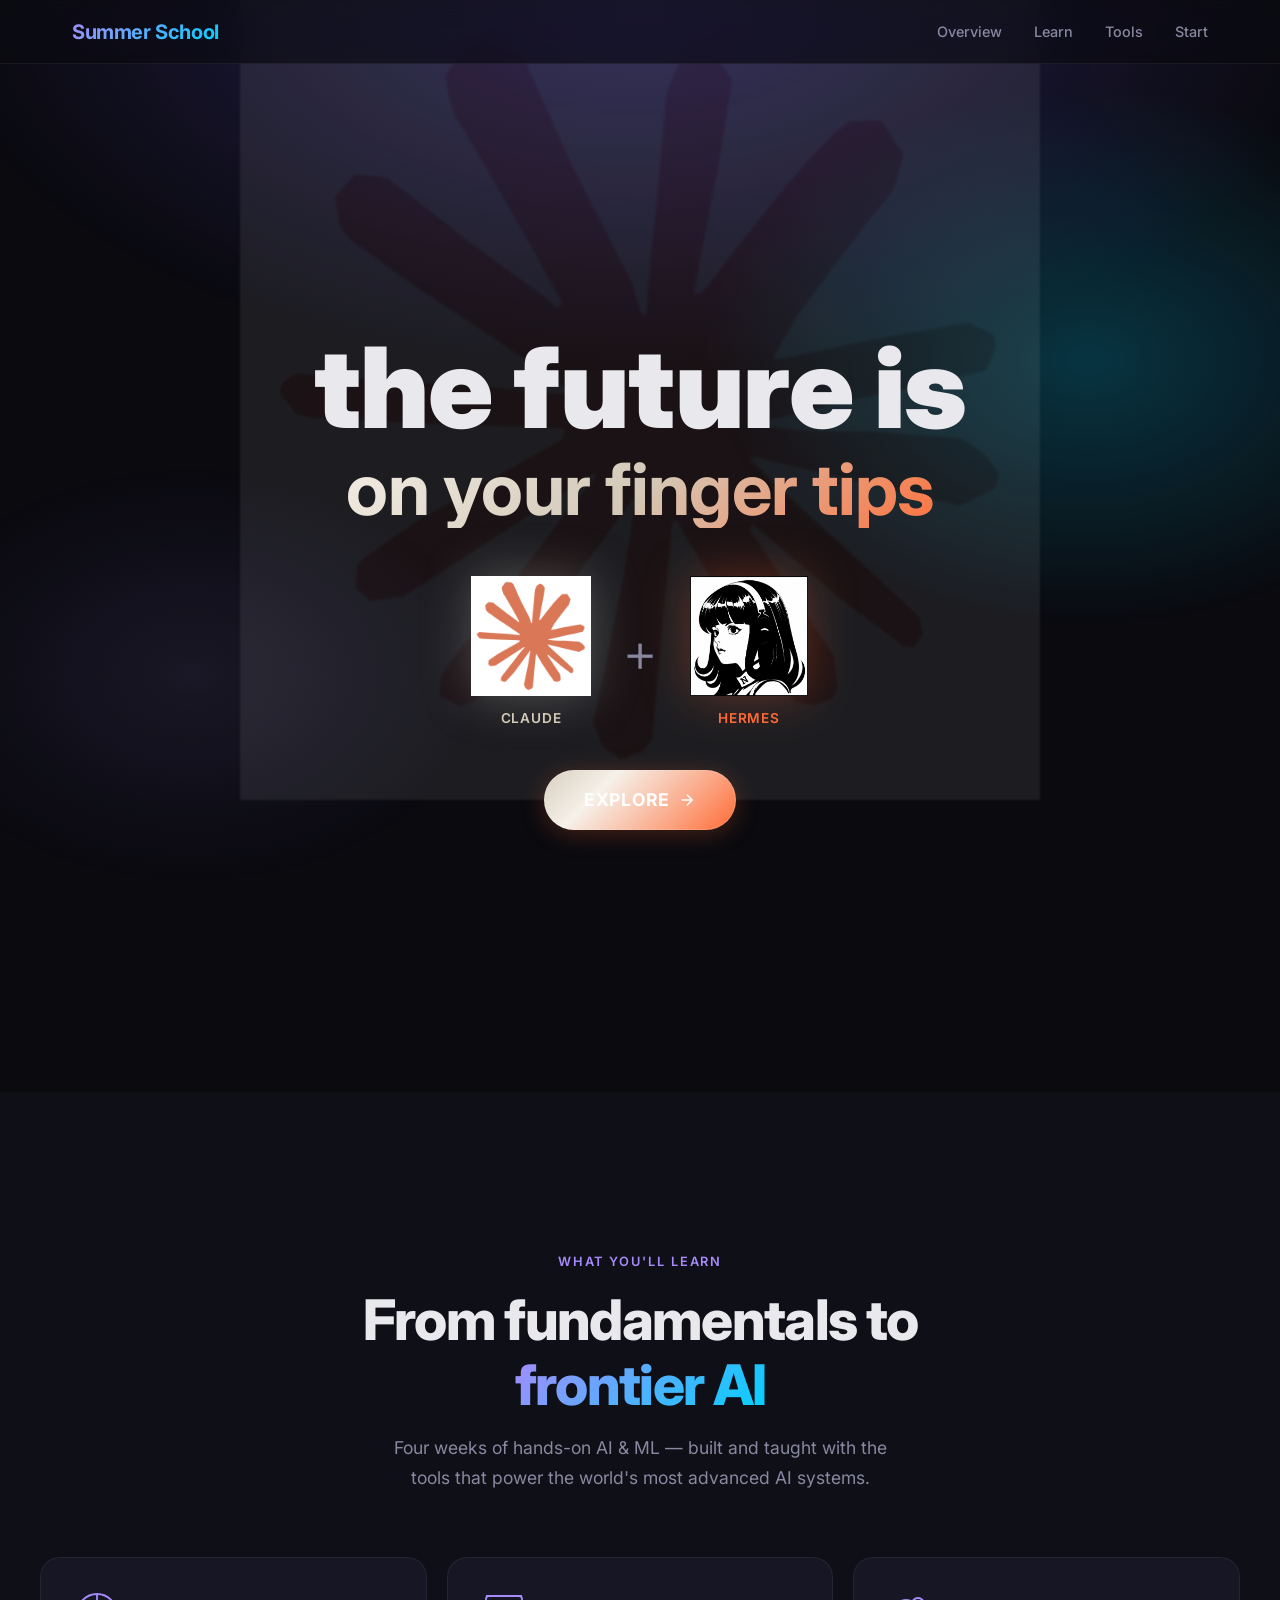
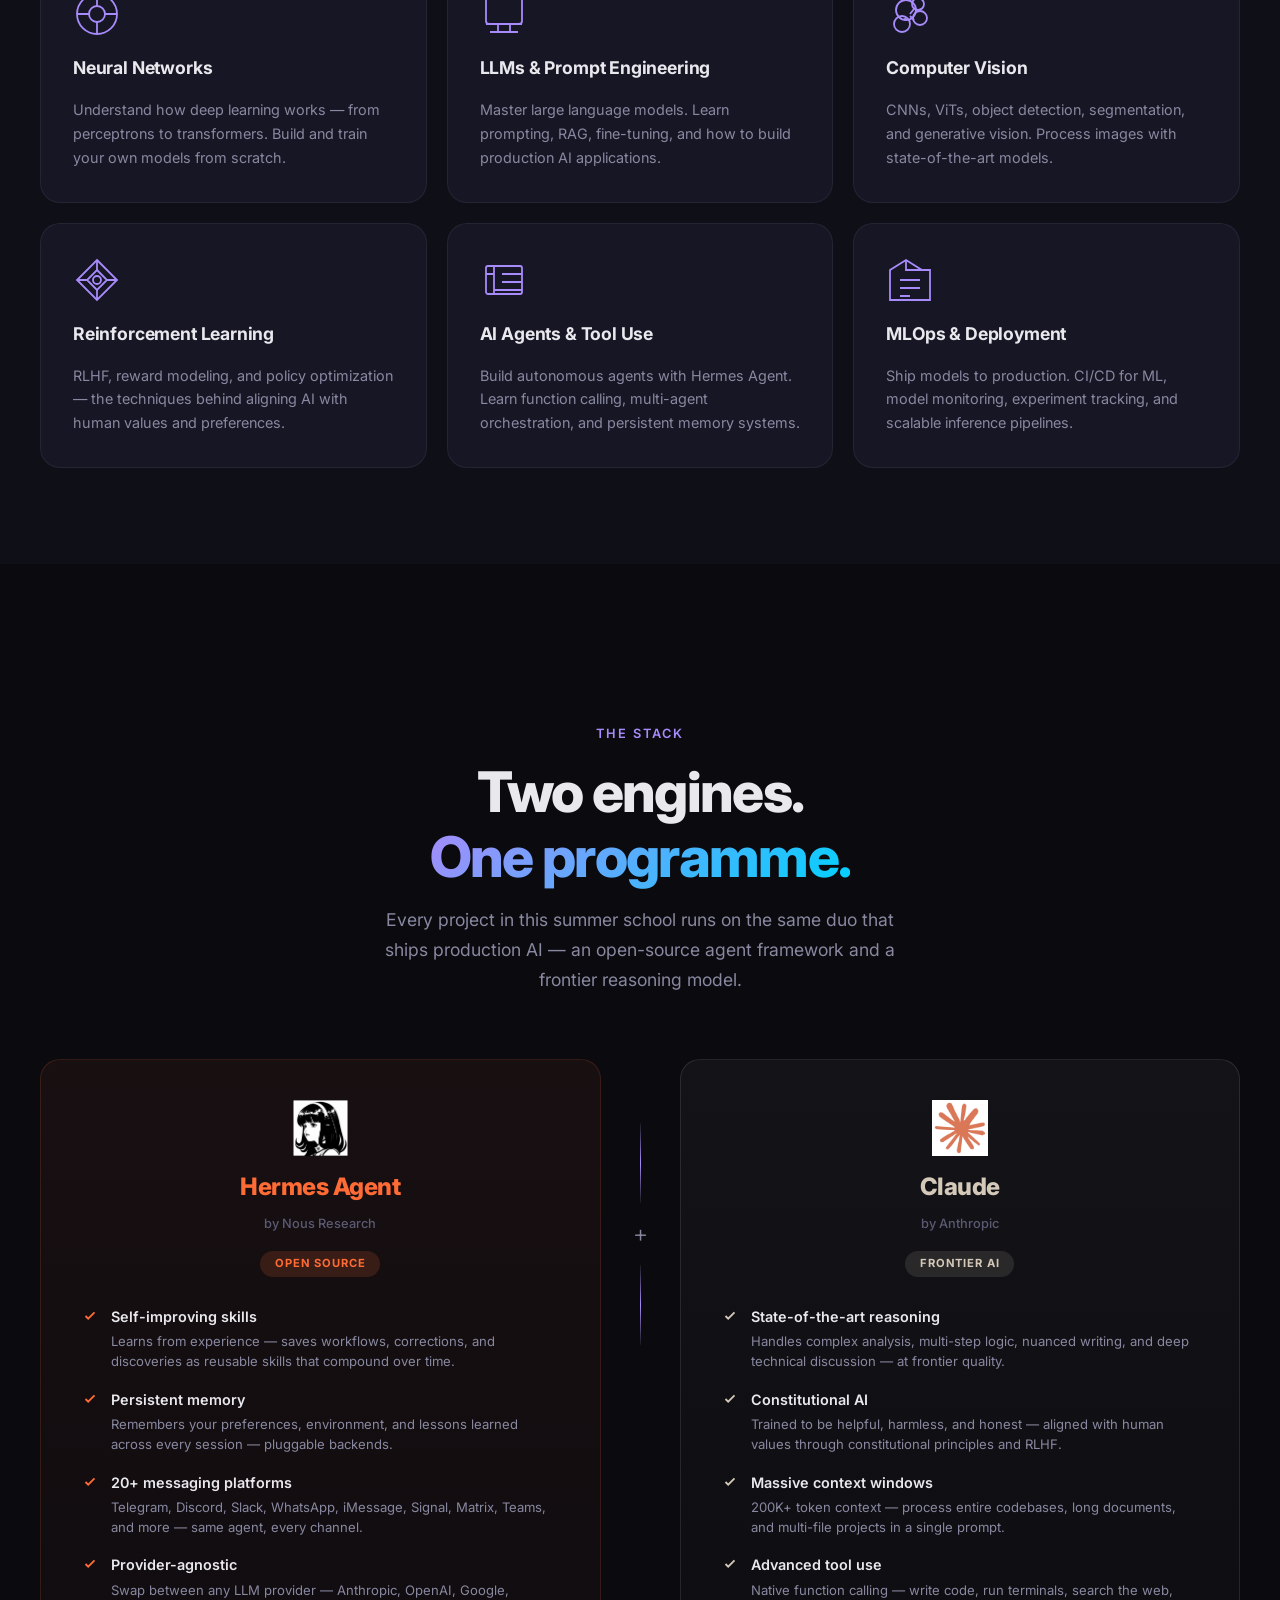
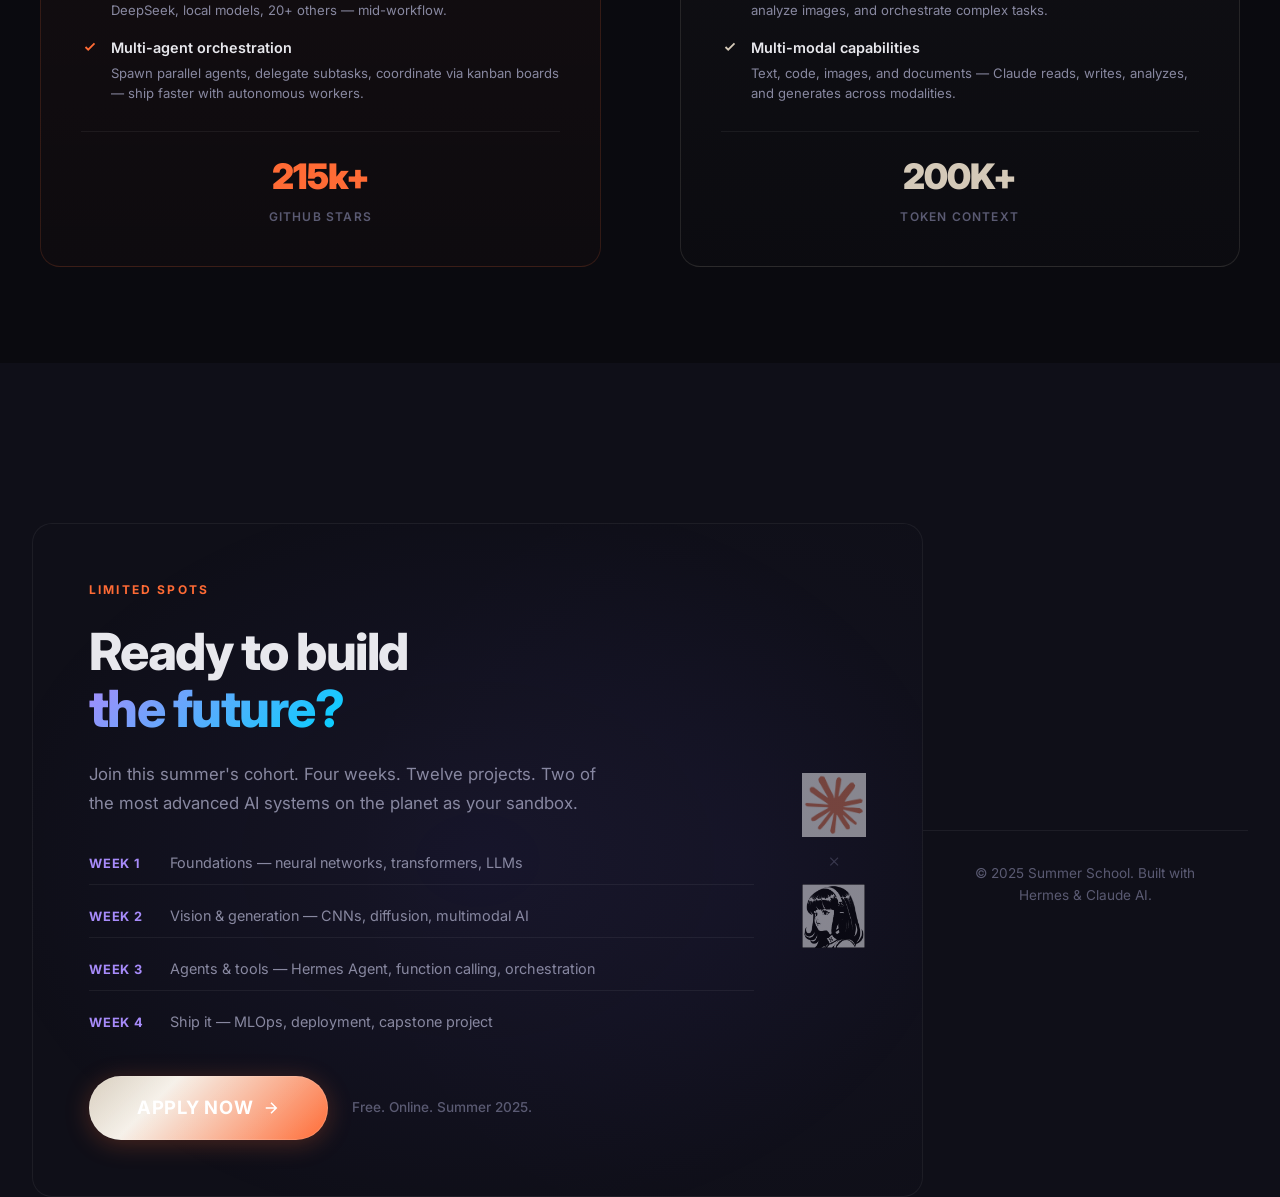
<file: index.html>
<!DOCTYPE html>
<html lang="en">
<head>
  <meta charset="UTF-8">
  <meta name="viewport" content="width=device-width, initial-scale=1.0">
  <meta name="description" content="Summer School — AI & ML with Hermes and Claude">
  <title>Summer School — AI & ML</title>
  <link rel="stylesheet" href="css/style.css">
  <link rel="preconnect" href="https://fonts.googleapis.com">
  <link rel="preconnect" href="https://fonts.gstatic.com" crossorigin>
  <link href="https://fonts.googleapis.com/css2?family=Inter:wght@300;400;500;600;700;800;900&family=JetBrains+Mono:wght@400;500;600&display=swap" rel="stylesheet">
</head>
<body>
  <!-- Navigation -->
  <nav class="nav" id="nav">
    <div class="nav__inner">
      <a href="#" class="nav__logo">Summer School</a>
      <ul class="nav__links">
        <li><a href="#section-1">Overview</a></li>
        <li><a href="#section-2">Learn</a></li>
        <li><a href="#section-3">Tools</a></li>
        <li><a href="#section-4">Start</a></li>
      </ul>
    </div>
  </nav>

  <!-- Section 1 — Hero -->
  <section class="section section--1 hero" id="section-1">
    <!-- Parallax Claude logo background -->
    <div class="hero__parallax-bg" id="hero-parallax-bg">
      <img src="assets/claude-logo.png" alt="" class="hero__bg-logo">
    </div>

    <!-- Particle canvas (subtle overlay) -->
    <canvas class="hero__particles" id="hero-particles"></canvas>

    <div class="section__inner hero__inner">
      <div class="hero__content reveal">

        <h1 class="hero__title">
          <span class="hero__title-line hero__title-line--main">the future is</span>
          <span class="hero__title-line hero__title-line--accent">
            on your finger tips
          </span>
        </h1>

        <!-- Logo lockup: Claude + Hermes -->
        <div class="hero__logos">
          <!-- Claude logo -->
          <div class="hero__logo hero__logo--claude">
            <img src="assets/claude-logo.png" alt="Claude" class="hero__logo-img">
            <span class="hero__logo-label">Claude</span>
          </div>

          <!-- Plus -->
          <span class="hero__plus">+</span>

          <!-- Hermes logo -->
          <div class="hero__logo hero__logo--hermes">
            <img src="assets/hermes-logo.png" alt="Hermes" class="hero__logo-img">
            <span class="hero__logo-label">Hermes</span>
          </div>
        </div>

        <!-- Explore button -->
        <a href="#section-2" class="btn btn--explore">
          Explore
          <svg class="btn__icon" viewBox="0 0 24 24" fill="none" stroke="currentColor" stroke-width="2">
            <path d="M5 12h14M12 5l7 7-7 7"/>
          </svg>
        </a>

      </div>
    </div>
  </section>

  <!-- Section 2 — Learn / About -->
  <section class="section section--2 learn" id="section-2">
    <div class="section__inner learn__inner">
      <div class="learn__header reveal">
        <span class="learn__eyebrow">What You'll Learn</span>
        <h2 class="learn__title">
          From fundamentals to<br>
          <span class="gradient-text">frontier AI</span>
        </h2>
        <p class="learn__subtitle">
          Four weeks of hands-on AI &amp; ML — built and taught with
          the tools that power the world's most advanced AI systems.
        </p>
      </div>

      <div class="learn__grid">
        <!-- Card 1 -->
        <div class="learn-card reveal">
          <div class="learn-card__icon">
            <svg viewBox="0 0 48 48" fill="none" stroke="currentColor" stroke-width="1.8">
              <circle cx="24" cy="24" r="20"/>
              <circle cx="24" cy="24" r="8"/>
              <line x1="24" y1="4" x2="24" y2="16"/>
              <line x1="24" y1="32" x2="24" y2="44"/>
              <line x1="4" y1="24" x2="16" y2="24"/>
              <line x1="32" y1="24" x2="44" y2="24"/>
            </svg>
          </div>
          <h3 class="learn-card__title">Neural Networks</h3>
          <p class="learn-card__desc">
            Understand how deep learning works — from perceptrons to transformers.
            Build and train your own models from scratch.
          </p>
        </div>

        <!-- Card 2 -->
        <div class="learn-card reveal">
          <div class="learn-card__icon">
            <svg viewBox="0 0 48 48" fill="none" stroke="currentColor" stroke-width="1.8">
              <rect x="6" y="6" width="36" height="28" rx="3"/>
              <line x1="6" y1="34" x2="42" y2="34"/>
              <line x1="6" y1="6" x2="42" y2="6"/>
              <line x1="18" y1="34" x2="18" y2="42"/>
              <line x1="30" y1="34" x2="30" y2="42"/>
              <line x1="10" y1="42" x2="38" y2="42"/>
            </svg>
          </div>
          <h3 class="learn-card__title">LLMs &amp; Prompt Engineering</h3>
          <p class="learn-card__desc">
            Master large language models. Learn prompting, RAG, fine-tuning,
            and how to build production AI applications.
          </p>
        </div>

        <!-- Card 3 -->
        <div class="learn-card reveal">
          <div class="learn-card__icon">
            <svg viewBox="0 0 48 48" fill="none" stroke="currentColor" stroke-width="1.8">
              <circle cx="20" cy="20" r="10"/>
              <circle cx="32" cy="14" r="6"/>
              <circle cx="34" cy="28" r="7"/>
              <circle cx="16" cy="34" r="8"/>
              <line x1="24" y1="24" x2="28" y2="19"/>
              <line x1="24" y1="26" x2="28" y2="30"/>
              <line x1="20" y1="28" x2="18" y2="30"/>
            </svg>
          </div>
          <h3 class="learn-card__title">Computer Vision</h3>
          <p class="learn-card__desc">
            CNNs, ViTs, object detection, segmentation, and generative vision.
            Process images with state-of-the-art models.
          </p>
        </div>

        <!-- Card 4 -->
        <div class="learn-card reveal">
          <div class="learn-card__icon">
            <svg viewBox="0 0 48 48" fill="none" stroke="currentColor" stroke-width="1.8">
              <path d="M24 4 L44 24 L24 44 L4 24Z"/>
              <path d="M24 14 L34 24 L24 34 L14 24Z"/>
              <circle cx="24" cy="24" r="4"/>
              <line x1="24" y1="4" x2="24" y2="14"/>
              <line x1="44" y1="24" x2="34" y2="24"/>
              <line x1="24" y1="44" x2="24" y2="34"/>
              <line x1="4" y1="24" x2="14" y2="24"/>
            </svg>
          </div>
          <h3 class="learn-card__title">Reinforcement Learning</h3>
          <p class="learn-card__desc">
            RLHF, reward modeling, and policy optimization — the techniques
            behind aligning AI with human values and preferences.
          </p>
        </div>

        <!-- Card 5 -->
        <div class="learn-card reveal">
          <div class="learn-card__icon">
            <svg viewBox="0 0 48 48" fill="none" stroke="currentColor" stroke-width="1.8">
              <rect x="6" y="10" width="36" height="28" rx="2"/>
              <line x1="14" y1="10" x2="14" y2="38"/>
              <line x1="6" y1="18" x2="14" y2="18"/>
              <line x1="22" y1="18" x2="42" y2="18"/>
              <line x1="22" y1="26" x2="42" y2="26"/>
              <line x1="14" y1="34" x2="42" y2="34"/>
            </svg>
          </div>
          <h3 class="learn-card__title">AI Agents &amp; Tool Use</h3>
          <p class="learn-card__desc">
            Build autonomous agents with Hermes Agent. Learn function calling,
            multi-agent orchestration, and persistent memory systems.
          </p>
        </div>

        <!-- Card 6 -->
        <div class="learn-card reveal">
          <div class="learn-card__icon">
            <svg viewBox="0 0 48 48" fill="none" stroke="currentColor" stroke-width="1.8">
              <path d="M4 44 L4 14 L20 4 L36 14 L44 14 L44 44Z"/>
              <path d="M20 4 L20 14 L36 14"/>
              <line x1="14" y1="24" x2="34" y2="24"/>
              <line x1="14" y1="32" x2="34" y2="32"/>
              <line x1="14" y1="40" x2="24" y2="40"/>
            </svg>
          </div>
          <h3 class="learn-card__title">MLOps &amp; Deployment</h3>
          <p class="learn-card__desc">
            Ship models to production. CI/CD for ML, model monitoring,
            experiment tracking, and scalable inference pipelines.
          </p>
        </div>
      </div>
    </div>
  </section>

  <!-- Section 3 — Tools (Hermes + Claude) -->
  <section class="section section--3 tools" id="section-3">
    <div class="section__inner tools__inner">
      <div class="tools__header reveal">
        <span class="tools__eyebrow">The Stack</span>
        <h2 class="tools__title">
          Two engines.<br>
          <span class="gradient-text">One programme.</span>
        </h2>
        <p class="tools__subtitle">
          Every project in this summer school runs on the same duo that ships
          production AI — an open-source agent framework and a frontier reasoning model.
        </p>
      </div>

      <div class="tools__split">
        <!-- ── Hermes Column ── -->
        <div class="tools__col tools__col--hermes reveal">
          <div class="tools__col-head">
            <img src="assets/hermes-logo.png" alt="Hermes Agent" class="tools__col-logo">
            <h3 class="tools__col-name">Hermes Agent</h3>
            <span class="tools__col-by">by Nous Research</span>
            <span class="tools__col-badge">Open Source</span>
          </div>

          <ul class="tools__features">
            <li>
              <svg viewBox="0 0 20 20" fill="none" stroke="currentColor" stroke-width="2"><path d="M5 10l3 3 7-7"/></svg>
              <div>
                <strong>Self-improving skills</strong>
                <span>Learns from experience — saves workflows, corrections, and discoveries as reusable skills that compound over time.</span>
              </div>
            </li>
            <li>
              <svg viewBox="0 0 20 20" fill="none" stroke="currentColor" stroke-width="2"><path d="M5 10l3 3 7-7"/></svg>
              <div>
                <strong>Persistent memory</strong>
                <span>Remembers your preferences, environment, and lessons learned across every session — pluggable backends.</span>
              </div>
            </li>
            <li>
              <svg viewBox="0 0 20 20" fill="none" stroke="currentColor" stroke-width="2"><path d="M5 10l3 3 7-7"/></svg>
              <div>
                <strong>20+ messaging platforms</strong>
                <span>Telegram, Discord, Slack, WhatsApp, iMessage, Signal, Matrix, Teams, and more — same agent, every channel.</span>
              </div>
            </li>
            <li>
              <svg viewBox="0 0 20 20" fill="none" stroke="currentColor" stroke-width="2"><path d="M5 10l3 3 7-7"/></svg>
              <div>
                <strong>Provider-agnostic</strong>
                <span>Swap between any LLM provider — Anthropic, OpenAI, Google, DeepSeek, local models, 20+ others — mid-workflow.</span>
              </div>
            </li>
            <li>
              <svg viewBox="0 0 20 20" fill="none" stroke="currentColor" stroke-width="2"><path d="M5 10l3 3 7-7"/></svg>
              <div>
                <strong>Multi-agent orchestration</strong>
                <span>Spawn parallel agents, delegate subtasks, coordinate via kanban boards — ship faster with autonomous workers.</span>
              </div>
            </li>
          </ul>

          <div class="tools__stat">
            <span class="tools__stat-num">215k+</span>
            <span class="tools__stat-label">GitHub Stars</span>
          </div>
        </div>

        <!-- ── Divider ── -->
        <div class="tools__divider reveal">
          <div class="tools__divider-line"></div>
          <span class="tools__divider-plus">+</span>
          <div class="tools__divider-line"></div>
        </div>

        <!-- ── Claude Column ── -->
        <div class="tools__col tools__col--claude reveal">
          <div class="tools__col-head">
            <img src="assets/claude-logo.png" alt="Claude" class="tools__col-logo">
            <h3 class="tools__col-name">Claude</h3>
            <span class="tools__col-by">by Anthropic</span>
            <span class="tools__col-badge tools__col-badge--claude">Frontier AI</span>
          </div>

          <ul class="tools__features">
            <li>
              <svg viewBox="0 0 20 20" fill="none" stroke="currentColor" stroke-width="2"><path d="M5 10l3 3 7-7"/></svg>
              <div>
                <strong>State-of-the-art reasoning</strong>
                <span>Handles complex analysis, multi-step logic, nuanced writing, and deep technical discussion — at frontier quality.</span>
              </div>
            </li>
            <li>
              <svg viewBox="0 0 20 20" fill="none" stroke="currentColor" stroke-width="2"><path d="M5 10l3 3 7-7"/></svg>
              <div>
                <strong>Constitutional AI</strong>
                <span>Trained to be helpful, harmless, and honest — aligned with human values through constitutional principles and RLHF.</span>
              </div>
            </li>
            <li>
              <svg viewBox="0 0 20 20" fill="none" stroke="currentColor" stroke-width="2"><path d="M5 10l3 3 7-7"/></svg>
              <div>
                <strong>Massive context windows</strong>
                <span>200K+ token context — process entire codebases, long documents, and multi-file projects in a single prompt.</span>
              </div>
            </li>
            <li>
              <svg viewBox="0 0 20 20" fill="none" stroke="currentColor" stroke-width="2"><path d="M5 10l3 3 7-7"/></svg>
              <div>
                <strong>Advanced tool use</strong>
                <span>Native function calling — write code, run terminals, search the web, analyze images, and orchestrate complex tasks.</span>
              </div>
            </li>
            <li>
              <svg viewBox="0 0 20 20" fill="none" stroke="currentColor" stroke-width="2"><path d="M5 10l3 3 7-7"/></svg>
              <div>
                <strong>Multi-modal capabilities</strong>
                <span>Text, code, images, and documents — Claude reads, writes, analyzes, and generates across modalities.</span>
              </div>
            </li>
          </ul>

          <div class="tools__stat">
            <span class="tools__stat-num">200K+</span>
            <span class="tools__stat-label">Token Context</span>
          </div>
        </div>
      </div>
    </div>
  </section>

  <!-- Section 4 — CTA -->
  <section class="section section--4 cta" id="section-4">
    <div class="section__inner cta__inner">
      <div class="cta__card reveal">
        <div class="cta__content">
          <span class="cta__eyebrow">Limited Spots</span>
          <h2 class="cta__title">
            Ready to build<br>
            <span class="gradient-text">the future?</span>
          </h2>
          <p class="cta__desc">
            Join this summer's cohort. Four weeks. Twelve projects.
            Two of the most advanced AI systems on the planet as your sandbox.
          </p>

          <div class="cta__schedule">
            <div class="cta__schedule-item">
              <span class="cta__schedule-date">Week 1</span>
              <span class="cta__schedule-topic">Foundations — neural networks, transformers, LLMs</span>
            </div>
            <div class="cta__schedule-item">
              <span class="cta__schedule-date">Week 2</span>
              <span class="cta__schedule-topic">Vision &amp; generation — CNNs, diffusion, multimodal AI</span>
            </div>
            <div class="cta__schedule-item">
              <span class="cta__schedule-date">Week 3</span>
              <span class="cta__schedule-topic">Agents &amp; tools — Hermes Agent, function calling, orchestration</span>
            </div>
            <div class="cta__schedule-item">
              <span class="cta__schedule-date">Week 4</span>
              <span class="cta__schedule-topic">Ship it — MLOps, deployment, capstone project</span>
            </div>
          </div>

          <div class="cta__actions">
            <a href="#" class="btn btn--explore btn--cta">
              Apply Now
              <svg class="btn__icon" viewBox="0 0 24 24" fill="none" stroke="currentColor" stroke-width="2">
                <path d="M5 12h14M12 5l7 7-7 7"/>
              </svg>
            </a>
            <span class="cta__note">Free. Online. Summer 2025.</span>
          </div>
        </div>

        <div class="cta__logos">
          <img src="assets/claude-logo.png" alt="Claude" class="cta__logo">
          <span class="cta__logos-plus">×</span>
          <img src="assets/hermes-logo.png" alt="Hermes Agent" class="cta__logo">
        </div>
      </div>
    </div>

    <footer class="footer">
      <p>&copy; 2025 Summer School. Built with Hermes &amp; Claude AI.</p>
    </footer>
  </section>

  <script src="js/main.js"></script>
</body>
</html>
</file>
<file: css/style.css>
/* ═══════════════════════════════════════════════════════
   Summer School — AI & ML
   Design System & Global Styles
   ═══════════════════════════════════════════════════════ */

/* ── CSS Variables ────────────────────────────────── */
:root {
  /* Palette */
  --color-bg:        #0a0a0f;
  --color-bg-alt:    #0f0f18;
  --color-surface:   #161625;
  --color-surface-2: #1e1e32;
  --color-border:    rgba(255, 255, 255, 0.06);
  --color-text:      #e8e8ed;
  --color-text-dim:  #8888a0;
  --color-text-muted: #5a5a72;

  /* Accent — electric blue / violet gradient style */
  --color-accent:        #6c5ce7;
  --color-accent-2:      #00d2ff;
  --color-accent-3:      #a78bfa;
  --color-glow:          rgba(108, 92, 231, 0.35);
  --color-glow-2:        rgba(0, 210, 255, 0.25);

  /* Typography */
  --font-sans:  'Inter', system-ui, -apple-system, sans-serif;
  --font-mono:  'JetBrains Mono', 'Fira Code', monospace;

  /* Spacing / layout */
  --nav-height:  64px;
  --max-width:   1200px;
  --radius:      12px;
  --radius-lg:   20px;

  /* Transitions */
  --ease-out-expo: cubic-bezier(0.19, 1, 0.22, 1);
  --ease-out-back: cubic-bezier(0.34, 1.56, 0.64, 1);
  --duration: 0.45s;
}

/* ── Reset ────────────────────────────────────────── */
*,
*::before,
*::after {
  margin: 0;
  padding: 0;
  box-sizing: border-box;
}

html {
  scroll-behavior: smooth;
  -webkit-font-smoothing: antialiased;
  -moz-osx-font-smoothing: grayscale;
}

body {
  font-family: var(--font-sans);
  background: var(--color-bg);
  color: var(--color-text);
  line-height: 1.6;
  overflow-x: hidden;
}

/* ── Background ambient effect ────────────────────── */
body::before {
  content: '';
  position: fixed;
  inset: 0;
  pointer-events: none;
  z-index: 0;
  background:
    radial-gradient(ellipse 80% 60% at 50% 0%,   var(--color-glow),     transparent 70%),
    radial-gradient(ellipse 50% 50% at 85% 40%,  var(--color-glow-2),  transparent 60%),
    radial-gradient(ellipse 40% 40% at 15% 75%,  rgba(167, 139, 250, 0.12), transparent 60%);
  opacity: 0.85;
}

/* ── Navigation ───────────────────────────────────── */
.nav {
  position: fixed;
  top: 0;
  left: 0;
  right: 0;
  z-index: 1000;
  height: var(--nav-height);
  backdrop-filter: blur(20px) saturate(180%);
  -webkit-backdrop-filter: blur(20px) saturate(180%);
  background: rgba(10, 10, 15, 0.7);
  border-bottom: 1px solid var(--color-border);
  transition: background var(--duration),
              border-color var(--duration);
}

.nav.scrolled {
  background: rgba(10, 10, 15, 0.92);
  border-bottom-color: rgba(255, 255, 255, 0.1);
}

.nav__inner {
  max-width: var(--max-width);
  margin: 0 auto;
  padding: 0 2rem;
  height: 100%;
  display: flex;
  align-items: center;
  justify-content: space-between;
}

.nav__logo {
  font-size: 1.25rem;
  font-weight: 700;
  color: var(--color-text);
  text-decoration: none;
  letter-spacing: -0.02em;
  background: linear-gradient(135deg, var(--color-accent-3), var(--color-accent-2));
  -webkit-background-clip: text;
  -webkit-text-fill-color: transparent;
  background-clip: text;
}

.nav__links {
  list-style: none;
  display: flex;
  gap: 2rem;
}

.nav__links a {
  color: var(--color-text-dim);
  text-decoration: none;
  font-size: 0.9rem;
  font-weight: 500;
  transition: color 0.25s;
  position: relative;
}

.nav__links a::after {
  content: '';
  position: absolute;
  bottom: -4px;
  left: 0;
  width: 0;
  height: 2px;
  background: var(--color-accent);
  border-radius: 1px;
  transition: width var(--duration) var(--ease-out-expo);
}

.nav__links a:hover {
  color: var(--color-text);
}

.nav__links a:hover::after {
  width: 100%;
}

/* ── Sections ─────────────────────────────────────── */
.section {
  position: relative;
  z-index: 1;
  min-height: 100vh;
  display: flex;
  align-items: center;
  justify-content: center;
  padding: calc(var(--nav-height) + 4rem) 2rem 4rem;
}

.section__inner {
  width: 100%;
  max-width: var(--max-width);
}

/* Section background accents */
.section--1 { background: transparent; }
.section--2 { background: var(--color-bg-alt); }
.section--3 { background: var(--color-bg); }
.section--4 { background: var(--color-bg-alt); }

/* ── Hero Section ─────────────────────────────────── */
.hero {
  position: relative;
  overflow: hidden;
  min-height: 100vh;
  display: flex;
  align-items: center;
  justify-content: center;
}

/* Parallax background Claude logo */
.hero__parallax-bg {
  position: absolute;
  top: 0;
  left: 50%;
  transform: translateX(-50%);
  z-index: 0;
  pointer-events: none;
  will-change: transform;
}

.hero__bg-logo {
  width: min(90vw, 800px);
  height: auto;
  opacity: 0.08;
  filter: blur(1px);
}

/* Particle canvas overlay */
.hero__particles {
  position: absolute;
  inset: 0;
  z-index: 1;
  opacity: 0.45;
  pointer-events: none;
}

.hero__inner {
  position: relative;
  z-index: 2;
  display: flex;
  flex-direction: column;
  align-items: center;
  justify-content: center;
  text-align: center;
  min-height: 100vh;
  padding: 6rem 2rem;
}

.hero__content {
  max-width: 900px;
  display: flex;
  flex-direction: column;
  align-items: center;
  gap: 2.5rem;
}

/* ── Title ────────────────────────────────────────── */
.hero__title {
  font-weight: 900;
  letter-spacing: -0.03em;
  line-height: 1.1;
}

.hero__title-line {
  display: block;
}

.hero__title-line--main {
  font-size: clamp(3rem, 9vw, 7rem);
  color: var(--color-text);
}

.hero__title-line--accent {
  font-size: clamp(2rem, 6vw, 4.5rem);
  font-weight: 700;
  background: linear-gradient(
    135deg,
    #f5f0e8 0%,
    #d4c9b8 25%,
    #FF6B35 50%,
    #E85D2C 75%,
    #d4c9b8 100%
  );
  background-size: 200% 200%;
  -webkit-background-clip: text;
  -webkit-text-fill-color: transparent;
  background-clip: text;
  animation: hero-accent-shift 5s ease infinite;
}

@keyframes hero-accent-shift {
  0%, 100% { background-position: 0% 50%; }
  50%      { background-position: 100% 50%; }
}

/* ── Logo Lockup ──────────────────────────────────── */
.hero__logos {
  display: flex;
  align-items: center;
  gap: 2rem;
  margin-top: 0.5rem;
}

.hero__logo {
  display: flex;
  flex-direction: column;
  align-items: center;
  gap: 0.75rem;
  transition: transform 0.5s var(--ease-out-expo);
}

.hero__logo:hover {
  transform: scale(1.08);
}

.hero__logo-img {
  width: clamp(80px, 12vw, 120px);
  height: clamp(80px, 12vw, 120px);
  object-fit: contain;
}

.hero__logo--claude .hero__logo-img {
  filter: drop-shadow(0 0 24px rgba(245, 240, 232, 0.25));
}

.hero__logo--hermes .hero__logo-img {
  filter: drop-shadow(0 0 24px rgba(255, 107, 53, 0.3));
}

.hero__logo-label {
  font-size: 0.85rem;
  font-weight: 600;
  letter-spacing: 0.06em;
  text-transform: uppercase;
}

.hero__logo--claude .hero__logo-label {
  color: #d4c9b8;
}

.hero__logo--hermes .hero__logo-label {
  color: #FF6B35;
}

.hero__plus {
  font-size: clamp(2rem, 5vw, 3.5rem);
  font-weight: 300;
  color: var(--color-text-dim);
  user-select: none;
}

/* ── Explore Button ───────────────────────────────── */
.btn {
  display: inline-flex;
  align-items: center;
  gap: 0.5rem;
  padding: 0.85rem 1.75rem;
  border-radius: 999px;
  font-family: var(--font-sans);
  font-size: 0.95rem;
  font-weight: 600;
  text-decoration: none;
  cursor: pointer;
  transition: all var(--duration) var(--ease-out-expo);
  border: none;
}

.btn--explore {
  position: relative;
  padding: 1rem 2.5rem;
  font-size: 1.1rem;
  font-weight: 700;
  letter-spacing: 0.04em;
  text-transform: uppercase;
  color: #fff;
  background: linear-gradient(
    135deg,
    #d4c9b8 0%,
    #f5f0e8 15%,
    #FF6B35 50%,
    #E85D2C 85%,
    #CC4411 100%
  );
  background-size: 200% 200%;
  animation: explore-shift 4s ease infinite;
  box-shadow:
    0 4px 24px rgba(255, 107, 53, 0.25),
    0 0 0 1px rgba(245, 240, 232, 0.15) inset;
  overflow: hidden;
}

.btn--explore::before {
  content: '';
  position: absolute;
  inset: 0;
  border-radius: 999px;
  background: linear-gradient(135deg, rgba(255,255,255,0.1), transparent);
  pointer-events: none;
}

.btn--explore:hover {
  transform: translateY(-3px);
  box-shadow:
    0 8px 40px rgba(255, 107, 53, 0.4),
    0 0 0 1px rgba(245, 240, 232, 0.25) inset;
}

.btn__icon {
  width: 18px;
  height: 18px;
  transition: transform 0.3s var(--ease-out-expo);
}

.btn--explore:hover .btn__icon {
  transform: translateX(4px);
}

@keyframes explore-shift {
  0%, 100% { background-position: 0% 50%; }
  50%      { background-position: 100% 50%; }
}

/* ── Learn Section ────────────────────────────────── */
.learn {
  padding-top: calc(var(--nav-height) + 6rem);
  padding-bottom: 6rem;
}

.learn__inner {
  display: flex;
  flex-direction: column;
  gap: 4rem;
}

.learn__header {
  text-align: center;
  max-width: 640px;
  margin: 0 auto;
  display: flex;
  flex-direction: column;
  gap: 1rem;
}

.learn__eyebrow {
  font-size: 0.8rem;
  font-weight: 600;
  text-transform: uppercase;
  letter-spacing: 0.15em;
  color: var(--color-accent-3);
}

.learn__title {
  font-size: clamp(2rem, 5vw, 3.5rem);
  font-weight: 800;
  letter-spacing: -0.03em;
  line-height: 1.15;
  color: var(--color-text);
}

.learn__subtitle {
  font-size: 1.1rem;
  color: var(--color-text-dim);
  line-height: 1.7;
  max-width: 520px;
  margin: 0 auto;
}

/* ── Learn Cards Grid ─────────────────────────────── */
.learn__grid {
  display: grid;
  grid-template-columns: repeat(3, 1fr);
  gap: 1.25rem;
}

.learn-card {
  background: var(--color-surface);
  border: 1px solid var(--color-border);
  border-radius: var(--radius-lg);
  padding: 2rem;
  display: flex;
  flex-direction: column;
  gap: 1rem;
  transition: all 0.4s var(--ease-out-expo);
  position: relative;
  overflow: hidden;
}

.learn-card::before {
  content: '';
  position: absolute;
  inset: 0;
  background: radial-gradient(
    600px circle at var(--mouse-x, 50%) var(--mouse-y, 50%),
    rgba(108, 92, 231, 0.06),
    transparent 40%
  );
  opacity: 0;
  transition: opacity 0.4s;
  pointer-events: none;
}

.learn-card:hover::before {
  opacity: 1;
}

.learn-card:hover {
  transform: translateY(-4px);
  border-color: rgba(108, 92, 231, 0.25);
  box-shadow: 0 12px 40px rgba(0, 0, 0, 0.3);
}

.learn-card__icon {
  width: 48px;
  height: 48px;
  color: var(--color-accent-3);
}

.learn-card__icon svg {
  width: 100%;
  height: 100%;
}

.learn-card__title {
  font-size: 1.1rem;
  font-weight: 700;
  color: var(--color-text);
  letter-spacing: -0.01em;
}

.learn-card__desc {
  font-size: 0.9rem;
  color: var(--color-text-dim);
  line-height: 1.65;
}

/* Stagger reveal delays */
.learn-card:nth-child(1) { transition-delay: 0.05s; }
.learn-card:nth-child(2) { transition-delay: 0.10s; }
.learn-card:nth-child(3) { transition-delay: 0.15s; }
.learn-card:nth-child(4) { transition-delay: 0.20s; }
.learn-card:nth-child(5) { transition-delay: 0.25s; }
.learn-card:nth-child(6) { transition-delay: 0.30s; }

/* ── Scroll reveal (will be triggered by JS) ──────── */
.reveal {
  opacity: 0;
  transform: translateY(40px);
  transition: opacity 0.8s var(--ease-out-expo),
              transform 0.8s var(--ease-out-expo);
}

.reveal.revealed {
  opacity: 1;
  transform: translateY(0);
}

/* ── Utility: gradient text ──────────────────────── */
.gradient-text {
  background: linear-gradient(135deg, var(--color-accent-3), var(--color-accent-2));
  -webkit-background-clip: text;
  -webkit-text-fill-color: transparent;
  background-clip: text;
}

/* ── Utility: glass card ─────────────────────────── */
.glass {
  background: rgba(255, 255, 255, 0.03);
  border: 1px solid var(--color-border);
  border-radius: var(--radius-lg);
  backdrop-filter: blur(12px);
  -webkit-backdrop-filter: blur(12px);
}

/* ── Tools Section ────────────────────────────────── */
.tools {
  padding-top: calc(var(--nav-height) + 6rem);
  padding-bottom: 6rem;
}

.tools__inner {
  display: flex;
  flex-direction: column;
  gap: 4rem;
}

.tools__header {
  text-align: center;
  max-width: 640px;
  margin: 0 auto;
  display: flex;
  flex-direction: column;
  gap: 1rem;
}

.tools__eyebrow {
  font-size: 0.8rem;
  font-weight: 600;
  text-transform: uppercase;
  letter-spacing: 0.15em;
  color: var(--color-accent-3);
}

.tools__title {
  font-size: clamp(2rem, 5vw, 3.5rem);
  font-weight: 800;
  letter-spacing: -0.03em;
  line-height: 1.15;
  color: var(--color-text);
}

.tools__subtitle {
  font-size: 1.1rem;
  color: var(--color-text-dim);
  line-height: 1.7;
  max-width: 540px;
  margin: 0 auto;
}

/* ── Split layout ─────────────────────────────────── */
.tools__split {
  display: grid;
  grid-template-columns: 1fr auto 1fr;
  gap: 2rem;
  align-items: start;
}

/* ── Columns ──────────────────────────────────────── */
.tools__col {
  display: flex;
  flex-direction: column;
  gap: 1.75rem;
  padding: 2.5rem;
  border-radius: var(--radius-lg);
  position: relative;
  overflow: hidden;
  transition: transform 0.4s var(--ease-out-expo),
              box-shadow 0.4s var(--ease-out-expo);
}

.tools__col--hermes {
  background: linear-gradient(180deg,
    rgba(255, 107, 53, 0.06) 0%,
    rgba(255, 107, 53, 0.02) 100%
  );
  border: 1px solid rgba(255, 107, 53, 0.15);
}

.tools__col--claude {
  background: linear-gradient(180deg,
    rgba(212, 201, 184, 0.05) 0%,
    rgba(212, 201, 184, 0.01) 100%
  );
  border: 1px solid rgba(212, 201, 184, 0.12);
}

.tools__col:hover {
  transform: translateY(-4px);
}

.tools__col--hermes:hover {
  box-shadow: 0 12px 40px rgba(255, 107, 53, 0.1);
}

.tools__col--claude:hover {
  box-shadow: 0 12px 40px rgba(212, 201, 184, 0.08);
}

/* Column head */
.tools__col-head {
  display: flex;
  flex-direction: column;
  align-items: center;
  text-align: center;
  gap: 0.5rem;
}

.tools__col-logo {
  width: 56px;
  height: 56px;
  object-fit: contain;
  margin-bottom: 0.25rem;
}

.tools__col-name {
  font-size: 1.5rem;
  font-weight: 800;
  letter-spacing: -0.02em;
}

.tools__col--hermes .tools__col-name { color: #FF6B35; }
.tools__col--claude .tools__col-name { color: #d4c9b8; }

.tools__col-by {
  font-size: 0.8rem;
  color: var(--color-text-muted);
  font-weight: 500;
}

.tools__col-badge {
  display: inline-block;
  margin-top: 0.5rem;
  padding: 0.25rem 0.9rem;
  border-radius: 999px;
  font-size: 0.7rem;
  font-weight: 700;
  text-transform: uppercase;
  letter-spacing: 0.08em;
  background: rgba(255, 107, 53, 0.15);
  color: #FF6B35;
}

.tools__col-badge--claude {
  background: rgba(212, 201, 184, 0.12);
  color: #d4c9b8;
}

/* Features list */
.tools__features {
  list-style: none;
  display: flex;
  flex-direction: column;
  gap: 1rem;
}

.tools__features li {
  display: flex;
  gap: 0.75rem;
  align-items: flex-start;
}

.tools__features li svg {
  width: 18px;
  height: 18px;
  margin-top: 2px;
  flex-shrink: 0;
}

.tools__col--hermes .tools__features li svg { color: #FF6B35; }
.tools__col--claude .tools__features li svg { color: #d4c9b8; }

.tools__features li div {
  display: flex;
  flex-direction: column;
  gap: 0.2rem;
}

.tools__features li strong {
  font-size: 0.9rem;
  font-weight: 600;
  color: var(--color-text);
}

.tools__features li span {
  font-size: 0.82rem;
  color: var(--color-text-dim);
  line-height: 1.55;
}

/* Stats */
.tools__stat {
  display: flex;
  flex-direction: column;
  align-items: center;
  gap: 0.15rem;
  padding-top: 1rem;
  border-top: 1px solid var(--color-border);
}

.tools__stat-num {
  font-size: 2.2rem;
  font-weight: 900;
  letter-spacing: -0.03em;
}

.tools__col--hermes .tools__stat-num { color: #FF6B35; }
.tools__col--claude .tools__stat-num { color: #d4c9b8; }

.tools__stat-label {
  font-size: 0.75rem;
  font-weight: 600;
  text-transform: uppercase;
  letter-spacing: 0.1em;
  color: var(--color-text-muted);
}

/* ── Divider ──────────────────────────────────────── */
.tools__divider {
  display: flex;
  flex-direction: column;
  align-items: center;
  gap: 0;
  padding-top: 4rem;
}

.tools__divider-line {
  width: 1px;
  height: 80px;
  background: linear-gradient(to bottom, var(--color-border), var(--color-accent-3), var(--color-border));
}

.tools__divider-plus {
  font-size: 1.5rem;
  font-weight: 300;
  color: var(--color-text-dim);
  margin: 0.75rem 0;
}

/* ── CTA Section ──────────────────────────────────── */
.cta {
  padding-top: calc(var(--nav-height) + 6rem);
  padding-bottom: 0;
  min-height: auto;
}

.cta__inner {
  display: flex;
  flex-direction: column;
  gap: 0;
}

.cta__card {
  display: grid;
  grid-template-columns: 1fr auto;
  gap: 3rem;
  align-items: center;
  background: radial-gradient(
    ellipse 80% 80% at 50% 50%,
    rgba(108, 92, 231, 0.08),
    transparent 70%
  );
  border: 1px solid var(--color-border);
  border-radius: var(--radius-lg);
  padding: 3.5rem;
  position: relative;
  overflow: hidden;
}

.cta__card::after {
  content: '';
  position: absolute;
  inset: 0;
  background: radial-gradient(
    800px circle at var(--mouse-x, 80%) var(--mouse-y, 50%),
    rgba(108, 92, 231, 0.04),
    transparent 50%
  );
  pointer-events: none;
}

.cta__content {
  display: flex;
  flex-direction: column;
  gap: 1.5rem;
}

.cta__eyebrow {
  font-size: 0.75rem;
  font-weight: 700;
  text-transform: uppercase;
  letter-spacing: 0.18em;
  color: #FF6B35;
}

.cta__title {
  font-size: clamp(2rem, 5vw, 3.2rem);
  font-weight: 800;
  letter-spacing: -0.03em;
  line-height: 1.1;
  color: var(--color-text);
}

.cta__desc {
  font-size: 1.05rem;
  color: var(--color-text-dim);
  line-height: 1.7;
  max-width: 520px;
}

/* Schedule */
.cta__schedule {
  display: flex;
  flex-direction: column;
  gap: 0.6rem;
}

.cta__schedule-item {
  display: flex;
  gap: 1rem;
  align-items: baseline;
  padding: 0.6rem 0;
  border-bottom: 1px solid var(--color-border);
}

.cta__schedule-item:last-child {
  border-bottom: none;
}

.cta__schedule-date {
  font-size: 0.8rem;
  font-weight: 700;
  color: var(--color-accent-3);
  text-transform: uppercase;
  letter-spacing: 0.06em;
  white-space: nowrap;
  min-width: 65px;
}

.cta__schedule-topic {
  font-size: 0.9rem;
  color: var(--color-text-dim);
}

/* Actions */
.cta__actions {
  display: flex;
  align-items: center;
  gap: 1.5rem;
  flex-wrap: wrap;
  margin-top: 0.5rem;
}

.btn--cta {
  padding: 1.1rem 3rem;
  font-size: 1.15rem;
}

.cta__note {
  font-size: 0.85rem;
  color: var(--color-text-muted);
  font-weight: 500;
}

/* Logo pair */
.cta__logos {
  display: flex;
  flex-direction: column;
  align-items: center;
  gap: 0.5rem;
  opacity: 0.5;
}

.cta__logo {
  width: 64px;
  height: 64px;
  object-fit: contain;
}

.cta__logos-plus {
  font-size: 1.2rem;
  font-weight: 300;
  color: var(--color-text-muted);
}

/* ── Footer (in-CTA) ──────────────────────────────── */
.footer {
  position: relative;
  z-index: 1;
  text-align: center;
  padding: 2rem;
  margin-top: 3rem;
  border-top: 1px solid var(--color-border);
  background: transparent;
  color: var(--color-text-muted);
  font-size: 0.85rem;
}

/* ── Responsive ───────────────────────────────────── */
@media (max-width: 768px) {
  .nav__links { gap: 1.25rem; }
  .nav__links a { font-size: 0.8rem; }
  .section { padding: calc(var(--nav-height) + 2rem) 1rem 2rem; }
  .hero__logos { gap: 1rem; }
  .hero__plus { font-size: 1.5rem; }
  .learn__grid { grid-template-columns: 1fr; }
  .tools__split { grid-template-columns: 1fr; }
  .tools__divider {
    flex-direction: row;
    padding-top: 0;
    gap: 1rem;
    justify-content: center;
  }
  .tools__divider-line { width: 60px; height: 1px; }
  .cta__card { grid-template-columns: 1fr; padding: 2rem; }
  .cta__logos {
    flex-direction: row;
    justify-content: center;
    order: -1;
  }
}
</file>
